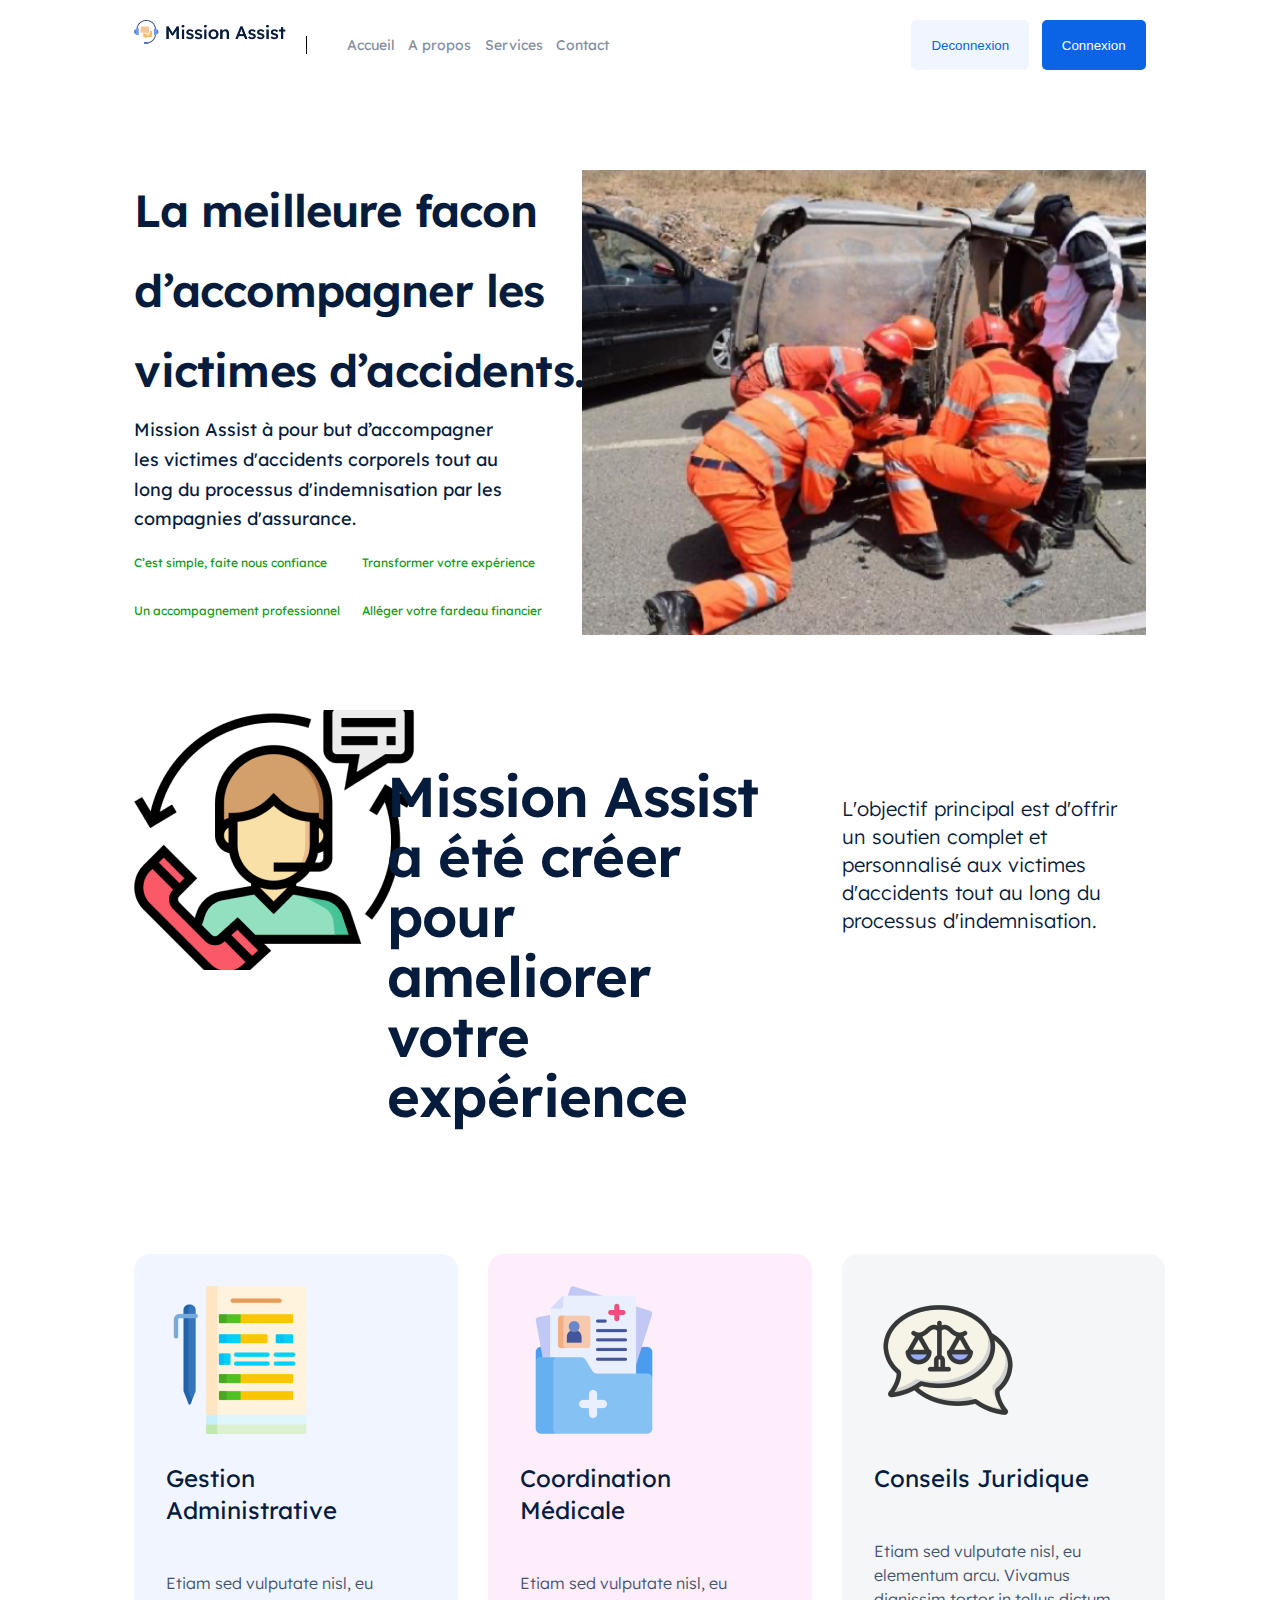
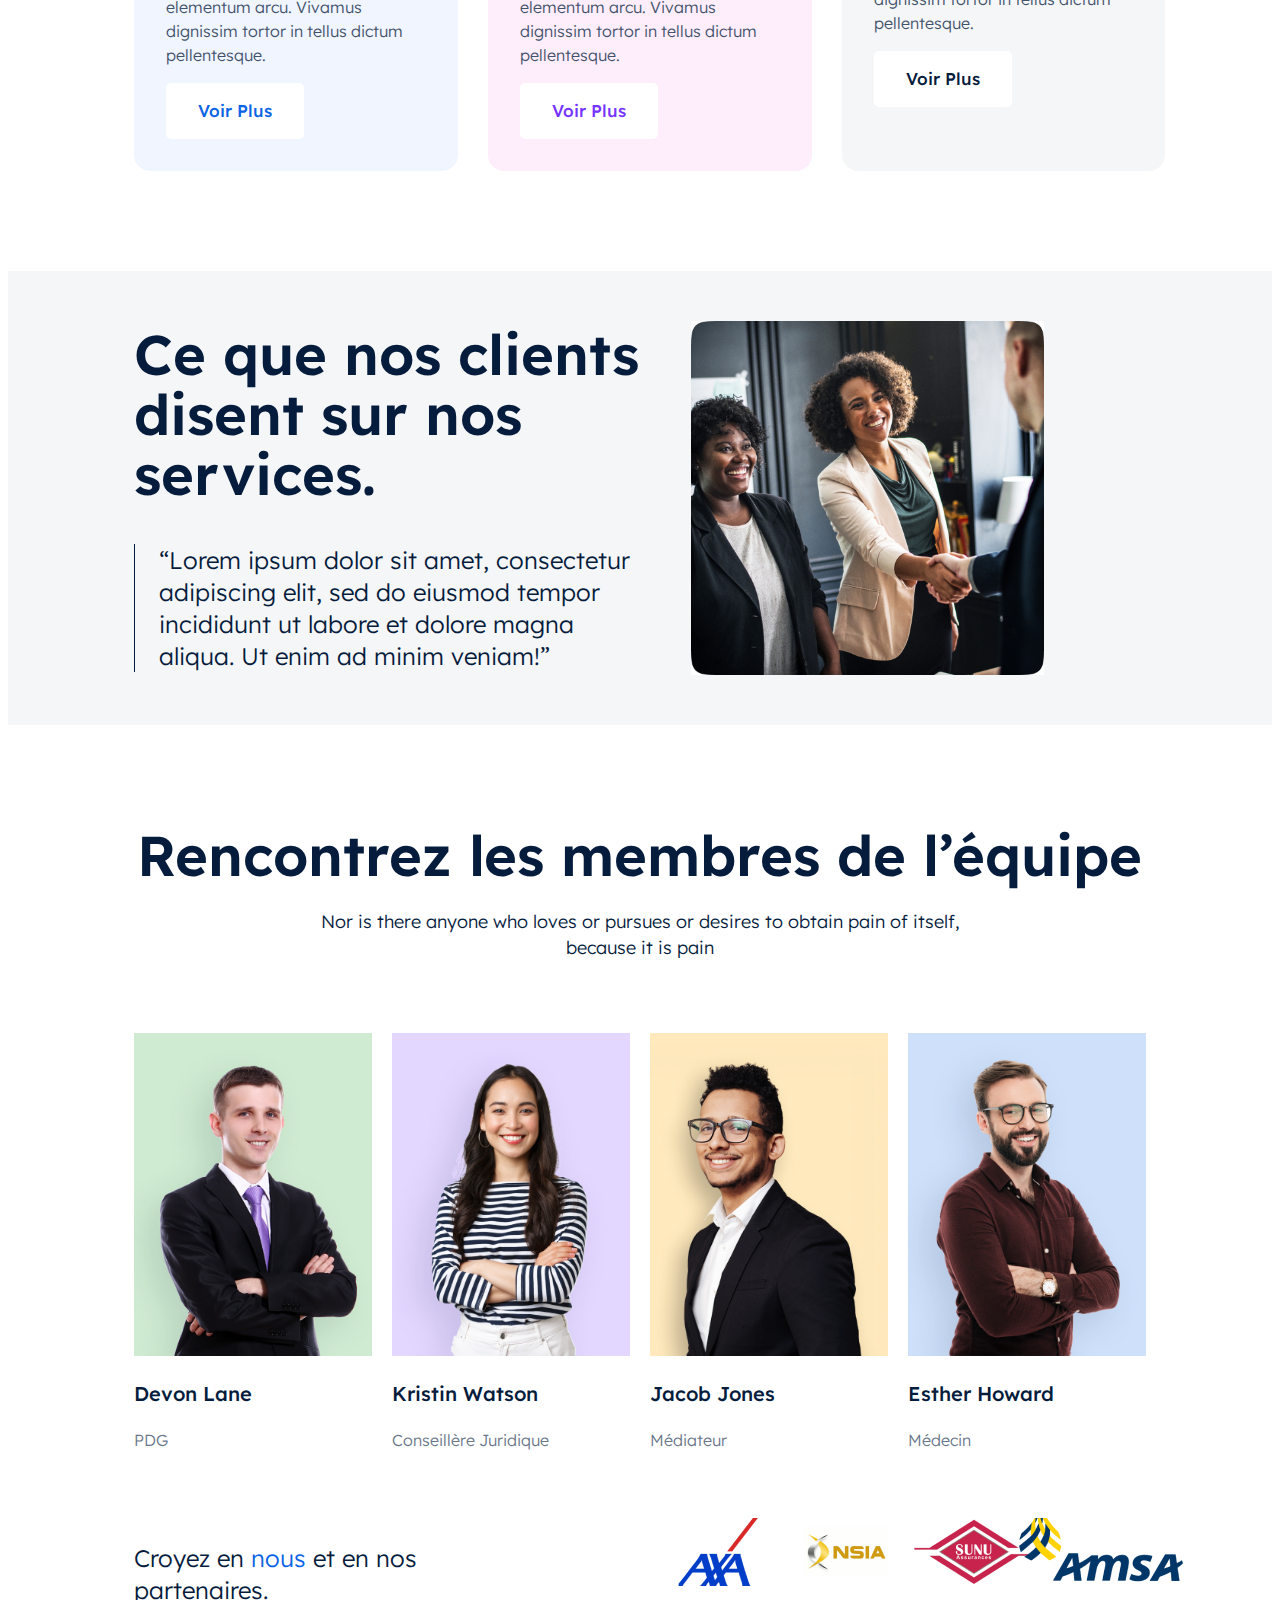
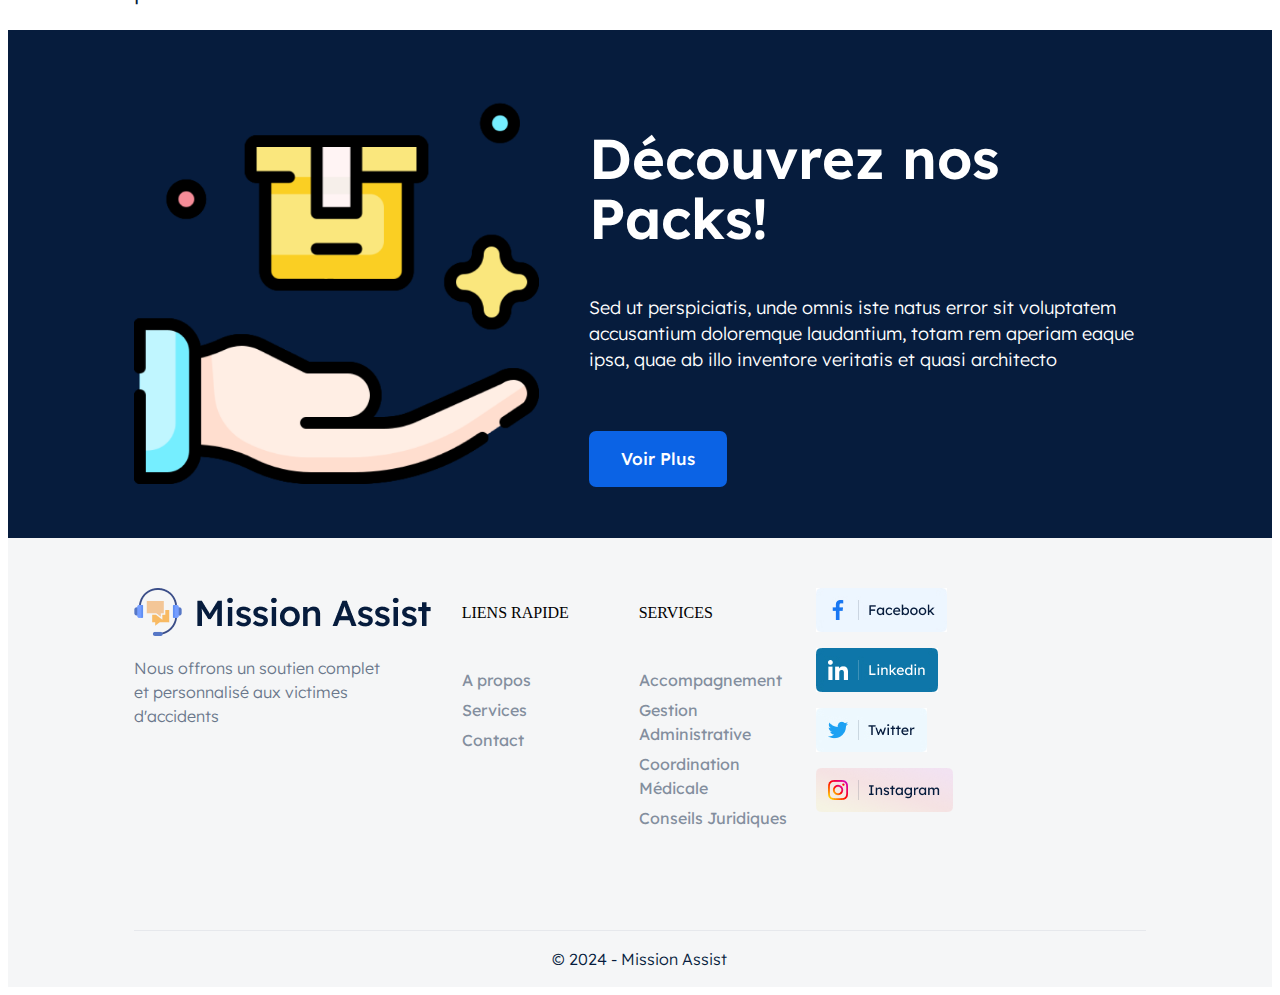
<file: index.html>
<!DOCTYPE html>
<html>
    <head>
        <meta name="viewport" content="width=device-width, initial-scale=1.0">
        <link rel="stylesheet" href="styles/style.css">      
        
        <title>Accueil</title>
    </head>
    <body>
        <!-------------------------- HEADER ----------------------------->
        <header class="container">
            <div class="navbar">
                <div class="logoContainer">
                    <div>
                        <img src="images/logo.png" alt="logo">
                    </div>
                </div>
                <div class="menuContainer">
                    <ul class="menu">
                        <li class="items">
                            <a href="index.html">Accueil</a>
                        </li>
                        <li class="items">
                            <a href="pages/apropos.html">A propos</a>
                        </li>
                        <li class="items">
                            <a href="pages/services.html">Services</a>
                        </li>
                        <li class="items">
                            <a href="pages/contact.html">Contact</a>
                        </li>
                    </ul>
                </div>
                <div class="buttonContainer">
                    <button class="deconnexion">Deconnexion</button>
                    <button class="connexion">Connexion</button>
                </div>
            </div>
            <div class="banner">
                <div class="informations">
                    <div class="infoHeader">
                        <p>La meilleure facon d’accompagner les victimes d’accidents.</p>
                    </div>
                    <div class="infoText">
                        <p>Mission Assist à pour but d’accompagner les victimes d'accidents corporels tout au long du processus d'indemnisation par les compagnies d'assurance.</p>
                    </div>
                    <div class="infoDescriptions">
                        <p>C’est simple, faite nous confiance</p>
                        <p>Transformer votre expérience</p>
                        <p>Un accompagnement professionnel</p>
                        <p>Alléger votre fardeau financier</p>
                    </div>
                </div>
                <div class="photoContainer">
                    <img src="images/accident.png" alt="accident">
                </div>
            </div>
        </header>
        <!--------------------- Features ----------------------------->
        <section id="features" class="container">
            <div class="featuresContainer">
                <div class="featuresHeading">
                    <div class="headingImg">
                        <img src="images/mission.png" alt="mission">
                    </div>
                    <div class="headingTitle">
                        <p>Mission Assist a été créer pour ameliorer votre expérience</p>
                    </div>
                    <div class="headingDescription">
                        <p>L'objectif principal est d'offrir un soutien complet et personnalisé aux victimes d'accidents tout au long du processus d'indemnisation.</p>
                    </div>
                </div>
                <div class="featuresRow">
                    <div class="row row1">
                        <div class="rowImg">
                            <img src="images/gestion_administrative.png" alt="gestion administrative">
                        </div>
                        <div class="rowDescription">
                            <p class="rowTitle">Gestion Administrative</p>
                            <p class="rowText">Etiam sed vulputate nisl, eu elementum arcu. Vivamus dignissim tortor in tellus dictum pellentesque. </p>
                        </div>
                        <div class="rowButton">
                            <button class="button1">Voir Plus</button>
                        </div>
                    </div>
                    <div class="row row2">
                        <div class="rowImg">
                            <img src="images/cooedinateur_medical2.png" alt="coordinateur médicale">
                        </div>
                        <div class="rowDescription">
                            <p class="rowTitle">Coordination Médicale</p>
                            <p class="rowText">Etiam sed vulputate nisl, eu elementum arcu. Vivamus dignissim tortor in tellus dictum pellentesque. </p>
                        </div>
                        <div class="rowButton">
                            <button class="button2">Voir Plus</button>
                        </div>
                    </div>
                    <div class="row row3">
                        <div class="rowImg">
                            <img src="images/conseils_juridique3.png" alt="conseils juridique">
                        </div>
                        <div class="rowDescription">
                            <p class="rowTitle">Conseils Juridique</p>
                            <p class="rowText">Etiam sed vulputate nisl, eu elementum arcu. Vivamus dignissim tortor in tellus dictum pellentesque. </p>
                        </div>
                        <div class="rowButton">
                            <button class="button3">Voir Plus</button>
                        </div>
                    </div>
                </div>
            </div>
        </section>

        <!--------------------- Testimonial ----------------------------->
        <section id="testimonial">
            <div class="testimonialContainer container">
                <div class="testimonialContents">
                    <h2>Ce que nos clients disent sur nos services.</h2>
                    <p>“Lorem ipsum dolor sit amet, consectetur adipiscing elit, sed do eiusmod tempor incididunt ut labore et dolore magna aliqua. Ut enim ad minim veniam!”</p>
                </div>
                <div class="testimonialImg">
                    <img src="images/client.jpg" alt="client">
                </div>
            </div>
        </section>

        <!--------------------- Team Member ----------------------------->
        <section id="teamMember">
            <div class="teamContainer container">
                <div class="teamHeading">
                    <h2>Rencontrez les membres de l’équipe</h2>
                    <p>Nor is there anyone who loves or pursues or desires to obtain pain of itself, <br> because it is pain</p>
                </div>
                <div class="teamRow">
                    <div class="member">
                        <div class="memberImg">
                            <img src="images/team 1.png" alt="member1">
                        </div>
                        <div class="cardInfo">
                            <h3>Devon Lane</h3>
                            <p>PDG</p>
                        </div>
                    </div>
                    <div class="member">
                        <div class="memberImg">
                            <img src="images/team 2.png" alt="member2">
                        </div>
                        <div class="cardInfo">
                            <h3>Kristin Watson</h3>
                            <p>Conseillère Juridique</p>
                        </div>
                    </div>
                    <div class="member">
                        <div class="memberImg">
                            <img src="images/team 3.png" alt="member3">
                        </div>
                        <div class="cardInfo">
                            <h3>Jacob Jones</h3>
                            <p>Médiateur</p>
                        </div>
                    </div>
                    <div class="member">
                        <div class="memberImg">
                            <img src="images/team 4.png" alt="member4">
                        </div>
                        <div class="cardInfo">
                            <h3>Esther Howard</h3>
                            <p>Médecin</p>
                        </div>
                    </div>
                </div>
            </div>
        </section>

        <!--------------------- Companies Logo ----------------------------->
        <section id="companies">
            <div class="companiesContainer container">
                <div class="companyText">
                    <p>Croyez en  <span>nous</span> et en nos <br>
                        partenaires.</p>
                </div>
                <div class="companiesLogo">
                    <div class="logo">
                        <img src="images/axa.png" alt="axa">
                    </div>
                    <div class="logo">
                        <img src="images/nsia.png" alt="nsia">
                    </div>
                    <div class="logo">
                        <img src="images/sunu.png" alt="sunu">
                    </div>
                    <div class="logo">
                        <img src="images/amsa.png" alt="amsa">
                    </div>
                </div>
            </div>
        </section>

        <!--------------------- Packs ----------------------------->
        <section id="packs">
            <div class="packsContainer container">
                <div class="packImg">
                    <img src="images/packs.png" alt="packs">
                </div>
                <div class="packContent">
                    <div class="packDescription">
                        <h2>Découvrez nos Packs!</h2>
                        <p>Sed ut perspiciatis, unde omnis iste natus error sit voluptatem accusantium doloremque laudantium, totam rem aperiam eaque ipsa, quae ab illo inventore veritatis et quasi architecto</p>
                    </div>
                    <div class="packButton">
                        <button>Voir Plus</button>
                    </div>
                </div>
            </div>
        </section>
    </body>
    <footer>
        <div class="footerContainer container">
            <div class="footerContents">
                <div class="content">
                    <img src="images/logo.png" alt="">
                    <p>Nous offrons un soutien complet <br>
                        et personnalisé aux victimes <br>
                        d'accidents</p>
                </div>
                <div class="content2">
                    <div class="quickLinks">
                        <p>LIENS RAPIDE</p>
                        <div>
                            <a href="">A propos</a>
                            <a href="">Services</a>
                            <a href="">Contact</a>
                        </div>
                    </div>
                    <div class="service">
                        <p>SERVICES</p>
                        <div>
                            <a href="">Accompagnement</a>
                            <a href="">Gestion Administrative</a>
                            <a href="">Coordination Médicale</a>
                            <a href="">Conseils Juridiques </a>
                        </div>
                    </div>
                    <div class="links">
                        <div class="linkImg">
                            <img src="images/facebook.jpg" alt="facebook">
                        </div>
                        <div class="linkImg">
                            <img src="images/linkedin.jpg" alt="linkedin">
                        </div>
                        <div class="linkImg">
                            <img src="images/twitter.jpg" alt="twitter">
                        </div>
                        <div class="linkImg">
                            <img src="images/instagram.png" alt="instagram">
                        </div>
                    </div>
    
                </div>
            </div>
            <div class="copyrightContainer">
                <p>© 2024 - Mission Assist</p>
            </div>
        </div>
    </footer>
</html>
</file>
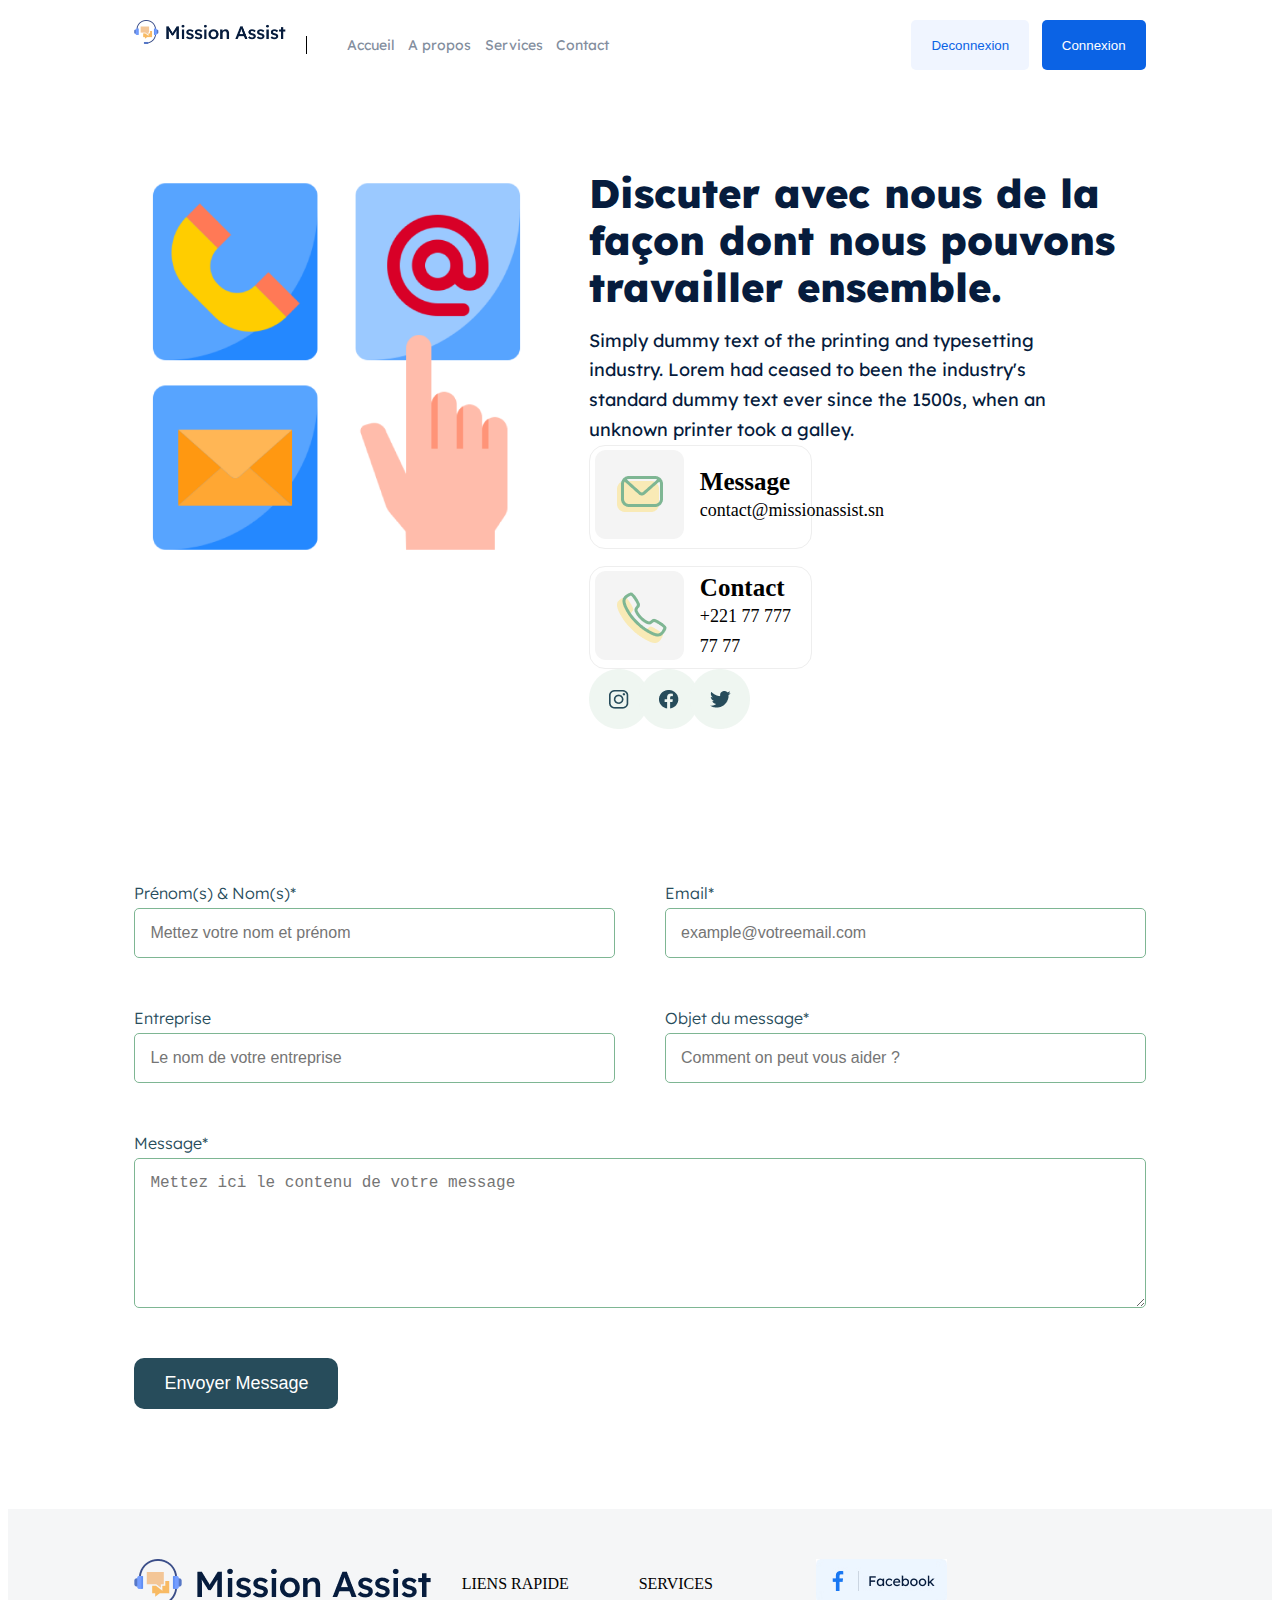
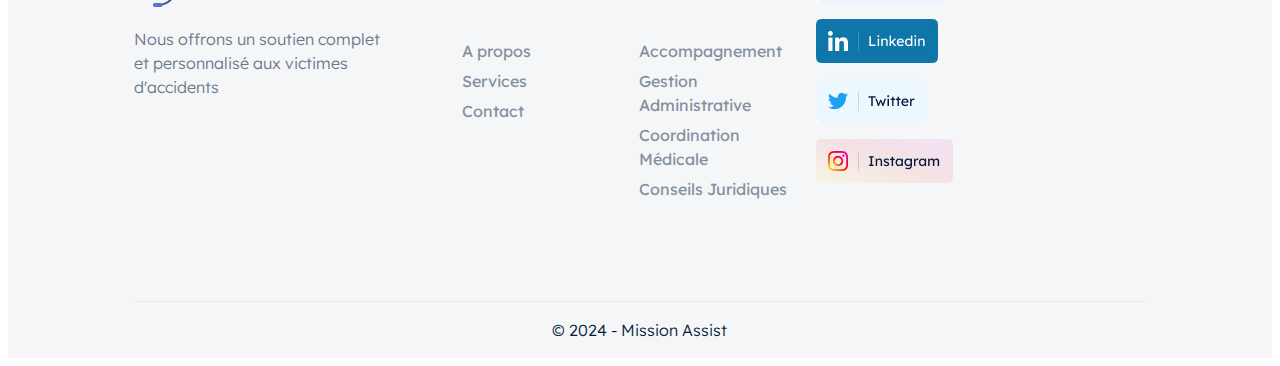
<file: pages/contact.html>
<!DOCTYPE html>
<html>
    <head>
        <meta name="viewport" content="width=device-width, initial-scale=1.0">
        <link rel="stylesheet" href="../styles/style.css">      
        
        <title>Services</title>
    </head>
    <body>
        <!-------------------------- HEADER ----------------------------->
        <header class="container">
            <div class="navbar">
                <div class="logoContainer">
                    <div>
                        <img src="../images/logo.png" alt="logo">
                    </div>
                </div>
                <div class="menuContainer">
                    <ul class="menu">
                        <li class="items">
                            <a href="../index.html">Accueil</a>
                        </li>
                        <li class="items">
                            <a href="../pages/apropos.html">A propos</a>
                        </li>
                        <li class="items">
                            <a href="../pages/services.html">Services</a>
                        </li>
                        <li class="items">
                            <a href="../pages/contact.html">Contact</a>
                        </li>
                    </ul>
                </div>
                <div class="buttonContainer">
                    <button class="deconnexion">Deconnexion</button>
                    <button class="connexion">Connexion</button>
                </div>
            </div>
            <div class="contactBanner">
                <div class="contactImg">
                    <img src="../images/contacts.png" alt="contact">
                </div>
                <div class="contactInfo displayColumn">
                    <div class="infoText displayColumn">
                        <h3>Discuter avec nous de la façon dont nous pouvons travailler ensemble.</h3>
                        <p>Simply dummy text of the printing and typesetting industry. Lorem had ceased to 
                            been the industry's standard dummy text ever since the 1500s, when an unknown printer took a galley.</p>
                    </div>
                    <div class="infoPoint displayColumn">
                        <div class="point">
                            <div class="icon">
                                <img src="../images/message.png" alt="message">                                
                            </div>
                            <div class="text displayColumn">
                                <h4>Message</h4>
                                <p>contact@missionassist.sn</p>
                            </div>
                        </div>
                        <div class="point">
                            <div class="icon">
                                <img src="../images/telephone.png" alt="telephone">                               
                            </div>
                            <div class="text displayColumn">
                                <h4>Contact</h4>
                                <p>+221 77 777 77 77</p>
                            </div>
                        </div>
                    </div>
                    <div class="infoFollow">
                        <div class="followIcon">
                            <img src="../images/insta.png" alt="instagram">
                        </div>
                        <div class="followIcon">
                            <img src="../images/face.png" alt="facebook">
                        </div>
                        <div class="followIcon">
                            <img src="../images/x.png" alt="twitter">
                        </div>
                    </div>
                </div>
            </div>
        </header>
        <!-- ------------------------ EMAIL FORM --------------------------- -->
        <section id="email">
            <div class="emailContainer container displayColumn">
                <form class="emailForm displayColumn">
                    <div class="form1">
                        <div>
                            <label for="name">Prénom(s) & Nom(s)*</label>
                            <input type="text" id="name" name="name" placeholder="Mettez votre nom et prénom" required>
                        </div>
                        <div>
                            <label for="email">Email*</label>
                            <input type="email" id="emailForm" name="email" placeholder="example@votreemail.com" required>
                        </div>
                        <div>
                            <label for="company">Entreprise</label>
                            <input type="text" id="company" name="company" placeholder="Le nom de votre entreprise">
                        </div>
                        <div>
                            <label for="subject">Objet du message*</label>
                            <input type="text" id="subject" name="subject" placeholder="Comment on peut vous aider ?" required>
                        </div>
                    </div>
                    <div class="form2">
                        <div>
                            <label for="message">Message*</label>
                            <textarea id="message" name="message" placeholder="Mettez ici le contenu de votre message" required></textarea>
                        </div>
                    </div>
                    <div class="emailButton">
                        <button type="submit">Envoyer Message</button>
                    </div>
                </form>
            </div>
        </section>        
    </body>
    <footer>
        <div class="footerContainer container">
            <div class="footerContents">
                <div class="content">
                    <img src="../images/logo.png" alt="">
                    <p>Nous offrons un soutien complet <br>
                        et personnalisé aux victimes <br>
                        d'accidents</p>
                </div>
                <div class="content2">
                    <div class="quickLinks">
                        <p>LIENS RAPIDE</p>
                        <div>
                            <a href="">A propos</a>
                            <a href="">Services</a>
                            <a href="">Contact</a>
                        </div>
                    </div>
                    <div class="service">
                        <p>SERVICES</p>
                        <div>
                            <a href="">Accompagnement</a>
                            <a href="">Gestion Administrative</a>
                            <a href="">Coordination Médicale</a>
                            <a href="">Conseils Juridiques </a>
                        </div>
                    </div>
                    <div class="links">
                        <div class="linkImg">
                            <img src="../images/facebook.jpg" alt="facebook">
                        </div>
                        <div class="linkImg">
                            <img src="../images/linkedin.jpg" alt="linkedin">
                        </div>
                        <div class="linkImg">
                            <img src="../images/twitter.jpg" alt="twitter">
                        </div>
                        <div class="linkImg">
                            <img src="../images/instagram.png" alt="instagram">
                        </div>
                    </div>
    
                </div>
            </div>
            <div class="copyrightContainer">
                <p>© 2024 - Mission Assist</p>
            </div>
        </div>
    </footer>
</html>
</file>
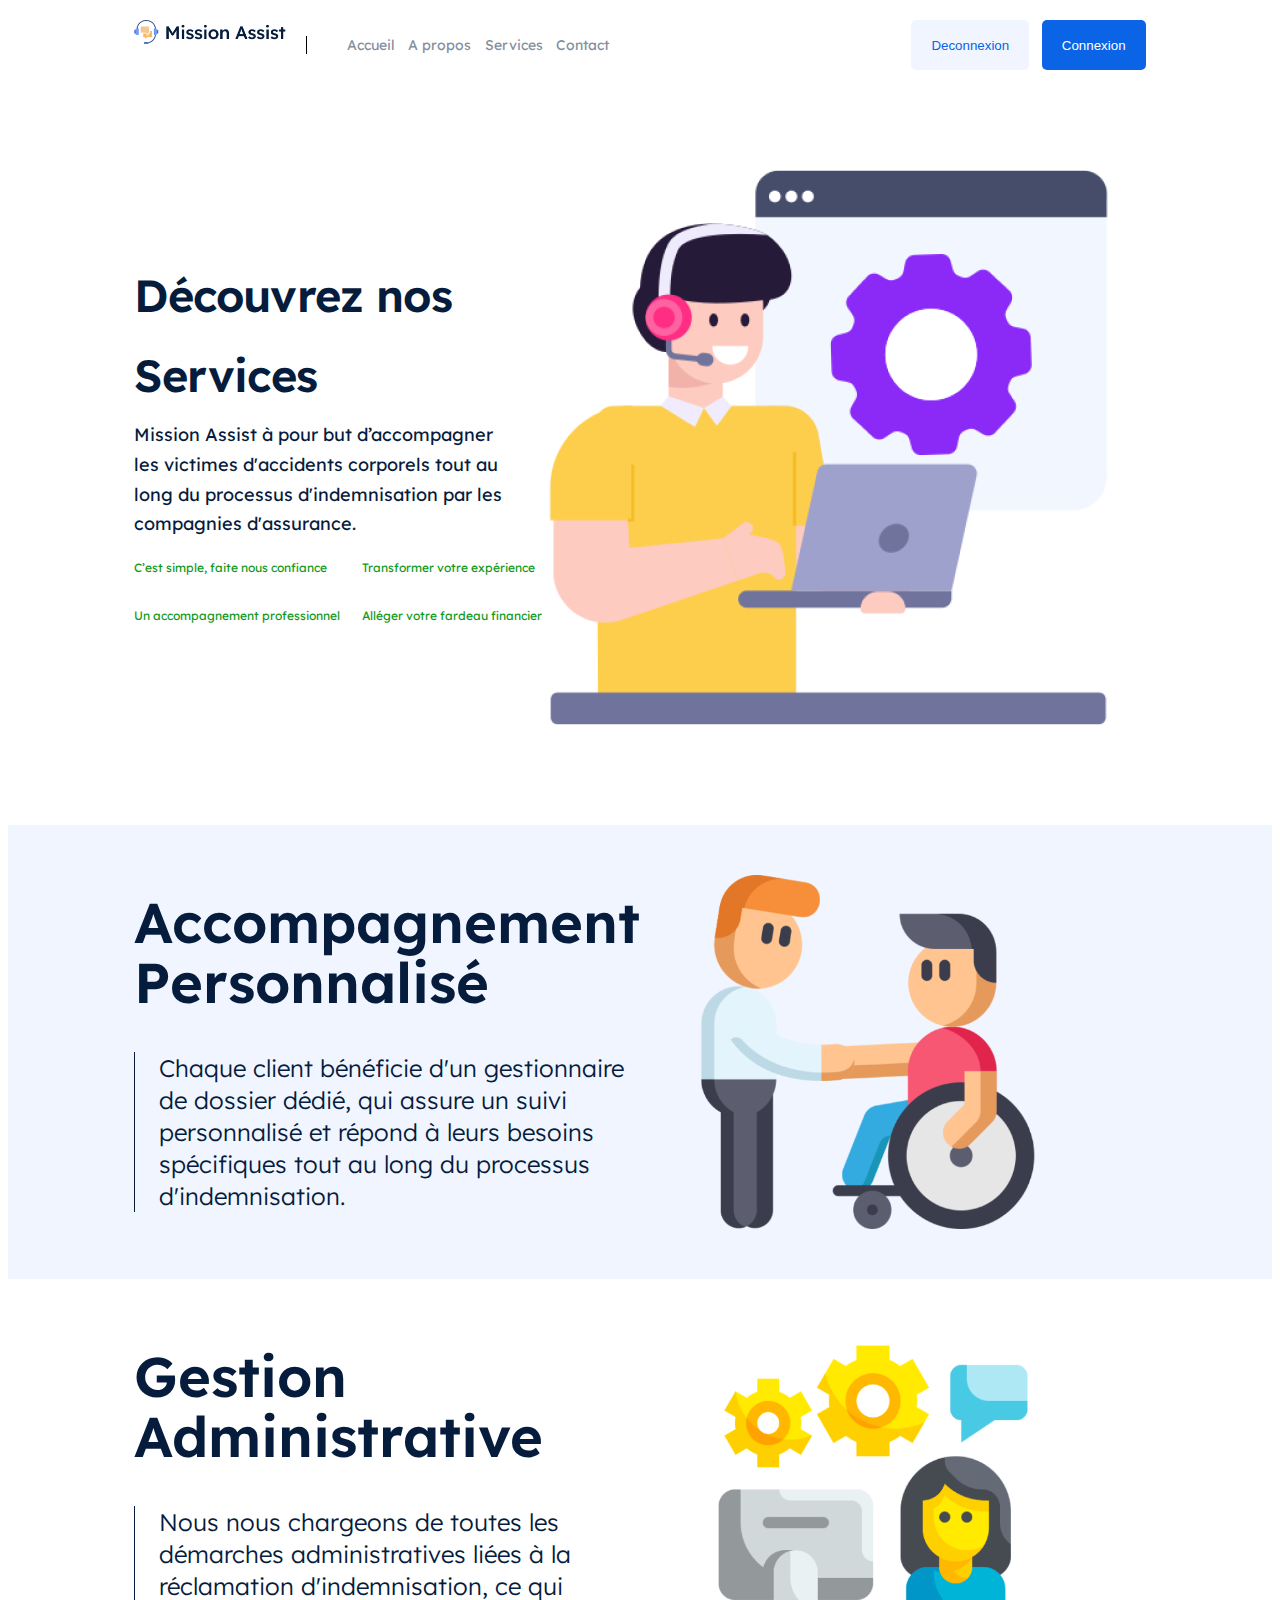
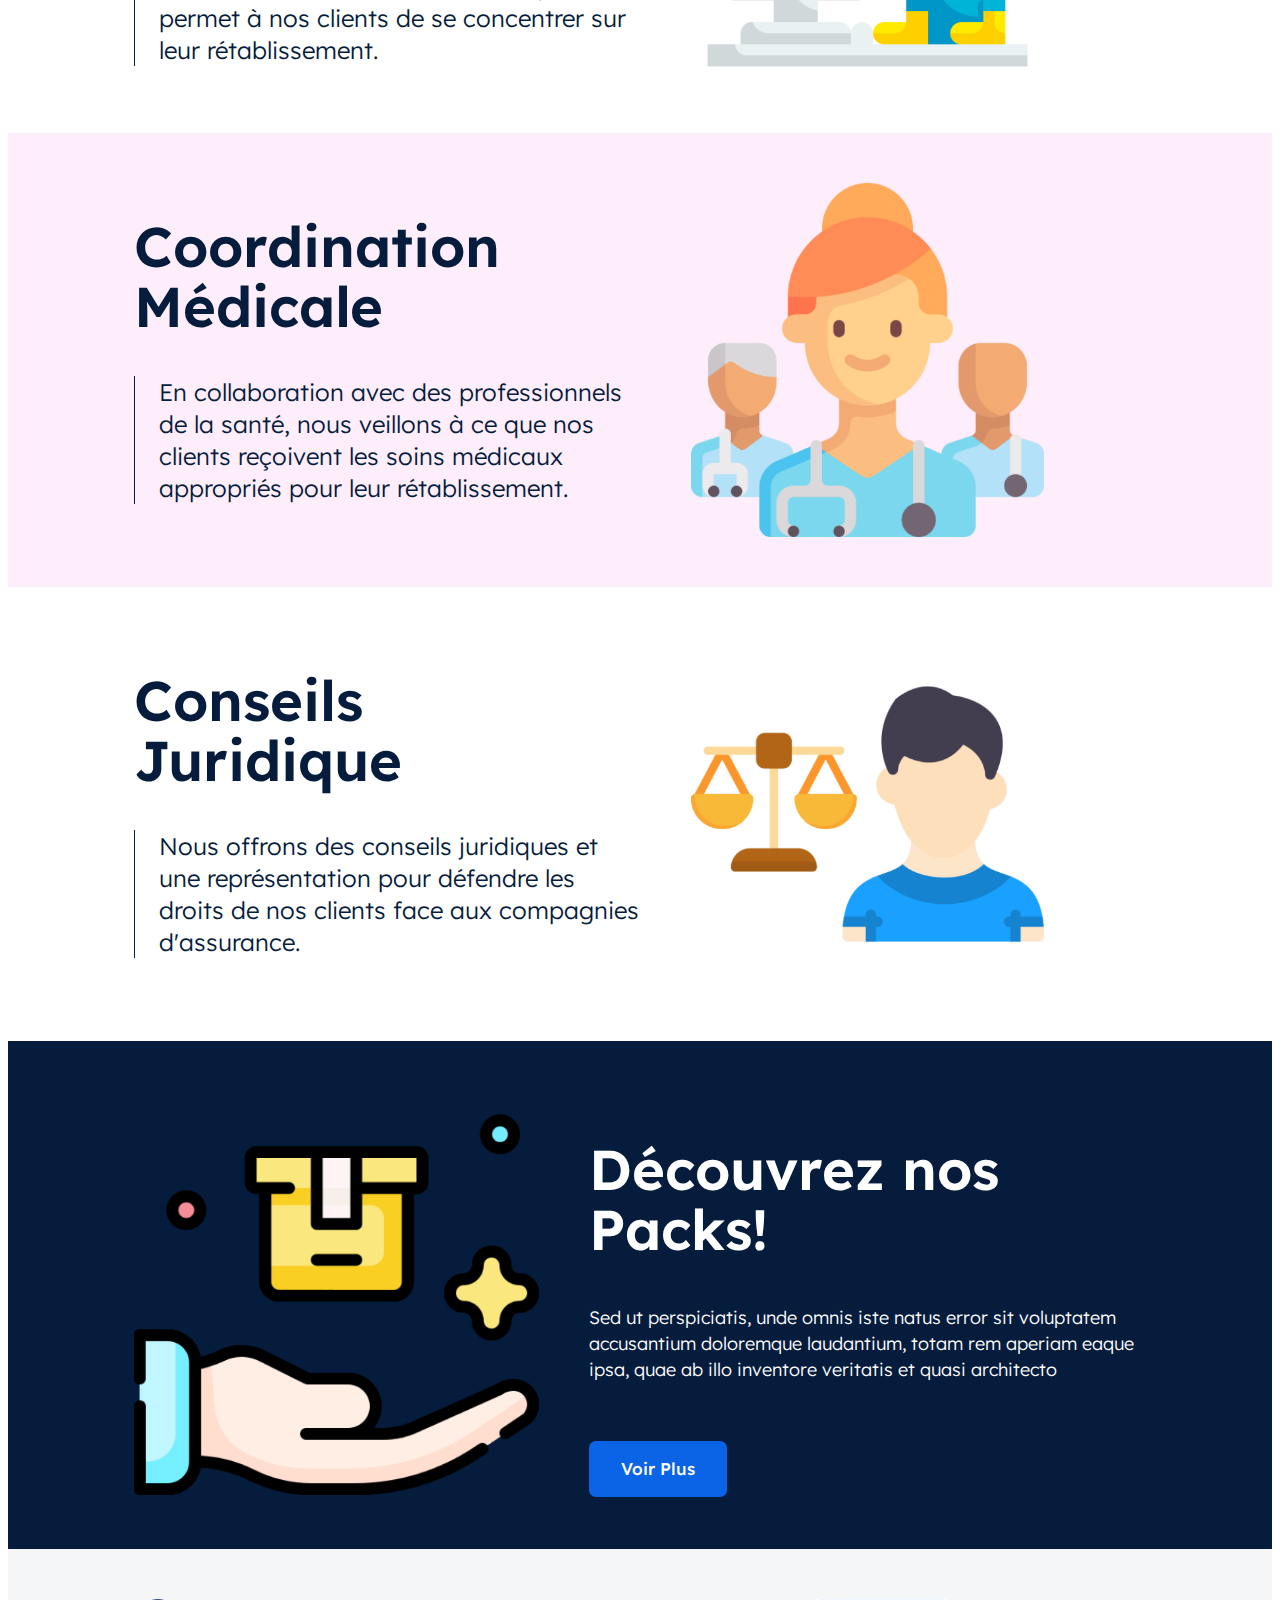
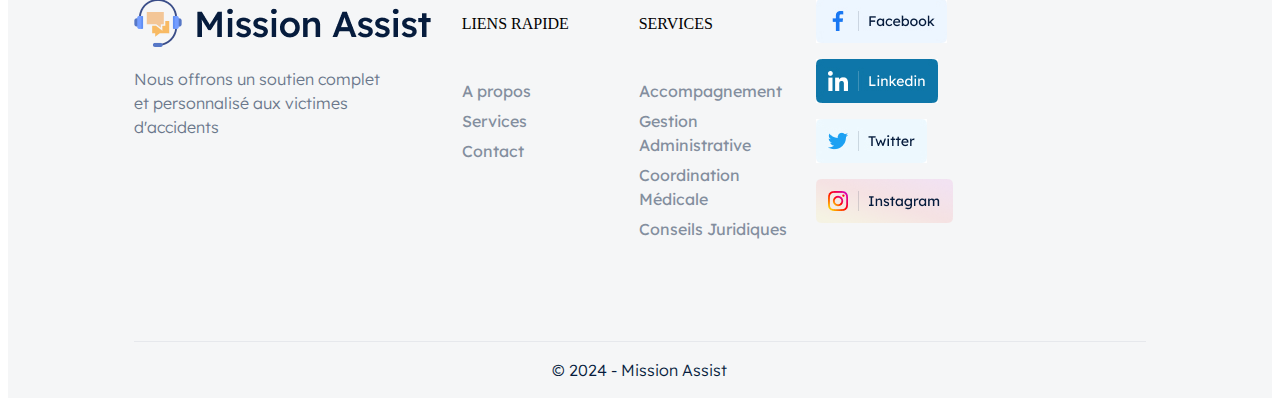
<file: pages/services.html>
<!DOCTYPE html>
<html>
    <head>
        <meta name="viewport" content="width=device-width, initial-scale=1.0">
        <link rel="stylesheet" href="../styles/style.css">      
        
        <title>Services</title>
    </head>
    <body>
        <!-------------------------- HEADER ----------------------------->
        <header class="container">
            <div class="navbar">
                <div class="logoContainer">
                    <div>
                        <img src="../images/logo.png" alt="logo">
                    </div>
                </div>
                <div class="menuContainer">
                    <ul class="menu">
                        <li class="items">
                            <a href="../index.html">Accueil</a>
                        </li>
                        <li class="items">
                            <a href="../pages/apropos.html">A propos</a>
                        </li>
                        <li class="items">
                            <a href="../pages/services.html">Services</a>
                        </li>
                        <li class="items">
                            <a href="../pages/contact.html">Contact</a>
                        </li>
                    </ul>
                </div>
                <div class="buttonContainer">
                    <button class="deconnexion">Deconnexion</button>
                    <button class="connexion">Connexion</button>
                </div>
            </div>
            <div class="serviceBanner">
                <div class="informations">
                    <div class="infoHeader">
                        <p>Découvrez nos Services</p>
                    </div>
                    <div class="infoText">
                        <p>Mission Assist à pour but d’accompagner les victimes d'accidents corporels tout au long du processus d'indemnisation par les compagnies d'assurance.</p>
                    </div>
                    <div class="infoDescriptions">
                        <p>C’est simple, faite nous confiance</p>
                        <p>Transformer votre expérience</p>
                        <p>Un accompagnement professionnel</p>
                        <p>Alléger votre fardeau financier</p>
                    </div>
                </div>
                <div class="photoContainer">
                    <img src="../images/services.png" alt="services">
                </div>
            </div>
        </header>

        <!--------------------- Services ----------------------------->
        <section id="service" class="blue spacing">
            <div class="serviceContainer container">
                <div class="serviceContents">
                    <h2>Accompagnement Personnalisé</h2>
                    <p>Chaque client bénéficie d'un gestionnaire de dossier dédié, qui assure un suivi personnalisé et répond à leurs besoins spécifiques tout au long du processus d'indemnisation.</p>
                </div>
                <div class="serviceImg">
                    <img src="../images/accompagnement.png" alt="accompagnement personnalisé">
                </div>
            </div>
        </section>
        <section id="service">
            <div class="serviceContainer container">
                <div class="serviceContents">
                    <h2>Gestion Administrative</h2>
                    <p>Nous nous chargeons de toutes les démarches administratives liées à la réclamation d'indemnisation, ce qui permet à nos clients de se concentrer sur leur rétablissement.</p>
                </div>
                <div class="serviceImg">
                    <img src="../images/administrative.png" alt="gestion administrative">
                </div>
            </div>
        </section>
        <section id="service" class="pink">
            <div class="serviceContainer container">
                <div class="serviceContents">
                    <h2>Coordination Médicale</h2>
                    <p>En collaboration avec des professionnels de la santé, nous veillons à ce que nos clients reçoivent les soins médicaux appropriés pour leur rétablissement.</p>
                </div>
                <div class="serviceImg">
                    <img src="../images/medicale.png" alt="coordination médicale">
                </div>
            </div>
        </section>
        <section id="service">
            <div class="serviceContainer container">
                <div class="serviceContents">
                    <h2>Conseils Juridique</h2>
                    <p>Nous offrons des conseils juridiques et une représentation pour défendre les droits de nos clients face aux compagnies d'assurance.</p>
                </div>
                <div class="serviceImg">
                    <img src="../images/juridique.png" alt="conseil juridique">
                </div>
            </div>
        </section>
        <!--------------------- Packs ----------------------------->
        <section id="packs">
            <div class="packsContainer container">
                <div class="packImg">
                    <img src="../images/packs.png" alt="packs">
                </div>
                <div class="packContent">
                    <div class="packDescription">
                        <h2>Découvrez nos Packs!</h2>
                        <p>Sed ut perspiciatis, unde omnis iste natus error sit voluptatem accusantium doloremque laudantium, totam rem aperiam eaque ipsa, quae ab illo inventore veritatis et quasi architecto</p>
                    </div>
                    <div class="packButton">
                        <button>Voir Plus</button>
                    </div>
                </div>
            </div>
        </section>
    </body>
    <footer>
        <div class="footerContainer container">
            <div class="footerContents">
                <div class="content">
                    <img src="../images/logo.png" alt="">
                    <p>Nous offrons un soutien complet <br>
                        et personnalisé aux victimes <br>
                        d'accidents</p>
                </div>
                <div class="content2">
                    <div class="quickLinks">
                        <p>LIENS RAPIDE</p>
                        <div>
                            <a href="">A propos</a>
                            <a href="">Services</a>
                            <a href="">Contact</a>
                        </div>
                    </div>
                    <div class="service">
                        <p>SERVICES</p>
                        <div>
                            <a href="">Accompagnement</a>
                            <a href="">Gestion Administrative</a>
                            <a href="">Coordination Médicale</a>
                            <a href="">Conseils Juridiques </a>
                        </div>
                    </div>
                    <div class="links">
                        <div class="linkImg">
                            <img src="../images/facebook.jpg" alt="facebook">
                        </div>
                        <div class="linkImg">
                            <img src="../images/linkedin.jpg" alt="linkedin">
                        </div>
                        <div class="linkImg">
                            <img src="../images/twitter.jpg" alt="twitter">
                        </div>
                        <div class="linkImg">
                            <img src="../images/instagram.png" alt="instagram">
                        </div>
                    </div>
    
                </div>
            </div>
            <div class="copyrightContainer">
                <p>© 2024 - Mission Assist</p>
            </div>
        </div>
    </footer>
</html>
</file>
<file: styles/style.css>
@import url('https://fonts.googleapis.com/css2?family=Lexend:wght@100..900&display=swap');

/******************* COMMUN CSS ************************/

/******************* Other ************************/
body {
    margin-top: 20px;
}

.container {
    width: 80%;
    margin-left: 10%;
}

.blue {
    background-color: #F0F5FF;
}

.pink {
    background-color: #FEEDFA;
}

.spacing {
    margin-top: 100px;
}

.displayColumn {
    display: flex;
    flex-direction: column;
}

/******************* Packs ************************/
#packs {
    background-color: #061C3D;
    padding: 50px 0;
}

.packsContainer {
    display: flex;
    gap: 5%;
}

.packImg {
    width: 40%;
}

.packImg img {
    width: 100%;
}

.packContent {
    width: 55%;
    display: flex;
    flex-direction: column;
    justify-content: center;
    gap: 40px;
}

.packDescription h2 {
    font-size: 56px;
    font-family: Lexend;
    font-weight: 600;
    color: #FFFFFF;
    line-height: 60px;
}

.packDescription p {
    font-size: 18px;
    font-family: Lexend;
    font-weight: 300;
    color: #FFFFFF;
    line-height: 26px;
}

.packButton button {
    border-radius: 7px;
    padding: 0px 32px;
    gap: 12px;
    background-color: #0B63E5;
    border: none;
    font-size: 17px;
    font-family: Lexend;
    font-weight: 500;
    color: #FFFFFF;
    line-height: 56px;
}

/******************* Footer ************************/
footer {
    background-color: #F5F6F7;
    padding-top: 50px;
}

.footerContainer {
    display: flex;
    flex-direction: column;
    gap: 100px;
}

.footerContents {
    display: flex;
    gap: 24px;
}

.content {
    width: 30%;
}

.content p {
    font-size: 16px;
    font-family: Lexend;
    font-weight: 300;
    color: #6A778B;
    line-height: 24px;
}

.content img {
    border-radius: 12px;
    gap: 10px;
}

.content2 {
    width: 50%;
    display: grid;
    grid-template-columns: repeat(3, 30%);
    gap: 5%;
}

.quickLinks {
    display: flex;
    flex-direction: column;
    gap: 24px;
}

.quickLinks div {
    display: flex;
    flex-direction: column;
}

.quickLinks div p {
    font-size: 16px;
    font-family: Lexend;
    font-weight: 400;
    color: #061C3D;
    line-height: 16px;
    letter-spacing: 0.01em;
}

.quickLinks div a {
    text-decoration: none;
    font-size: 16px;
    font-family: Lexend;
    font-weight: 400;
    color: #838E9E;
    line-height: 24px;
    padding-top: 6px;
}

.service {
    display: flex;
    flex-direction: column;
    gap: 24px;
}

.service div {
    display: flex;
    flex-direction: column;
}

.service div p {
    font-size: 16px;
    font-family: Lexend;
    font-weight: 400;
    color: #061C3D;
    line-height: 16px;
    letter-spacing: 0.01em;
}

.service div a {
    text-decoration: none;
    font-size: 16px;
    font-family: Lexend;
    font-weight: 400;
    color: #838E9E;
    line-height: 24px;
    padding-top: 6px;
}

.links {
    display: flex;
    flex-direction: column;
    gap: 12px;
}

.copyrightContainer {
    border-top: 1px solid #E6E8EC;
}

.copyrightContainer p {
    font-size: 16px;
    font-family: Lexend;
    font-weight: 300;
    color: #061C3D;
    line-height: 24px;
    text-align: center;
}

/******************* ACCUEIL ************************/

/******************* Header ************************/
/******************* Navbar ************************/
.navbar {
    display: flex;
}

.logoContainer {
    width: 15%;
    margin-right: 2%;
}

.logoContainer img {
    width: 100%;
}

.menuContainer {
    width: 30%;
    margin-right: 28%;
}

.menu{
    display: flex;
    list-style: none;
    gap: 5%;
    border-left: 1px solid black;
}

.items a{
    text-decoration: none;
    font-size: 14px;
    font-family: Lexend;
    color: #838E9E;
}

.buttonContainer {
    width: 25%;
    display: flex;
    gap: 5%;
    justify-content: right;
}

.buttonContainer button {
    border-radius: 5px;
    padding: 0px 20px;
    border: none;
}

.deconnexion {
    background: #F0F5FF;
    color: #0B63E5;
}

.connexion {
    background: #0B63E5;
    color: white;
}
/******************* Banner ************************/
.banner {
    display: flex;
    gap: 5%;
    margin-top: 100px;
}

.informations {
    width: 45%;
    display: flex;
    flex-direction: column;
    gap: 5px;
}

.infoHeader p {
    font-family: Lexend;
    font-size: 45px;
    font-weight: 600;
    line-height: 80px;
    letter-spacing: -0.018em;
    text-align: left;
    color: #061C3D;
    margin: 0;
}

.infoText p {
    font-family: Lexend;
    font-size: 15px;
    font-weight: 300;
    line-height: 28px;
    text-align: left;
    color: #061C3D;
}

.infoDescriptions {
    display: grid;
    grid-template-columns: repeat(2, 50%);
}

.infoDescriptions p {
    font-family: Lexend;
    font-size: 12px;
    font-weight: 400;
    line-height: 24px;
    color: #0F9918;
    /* margin: 0; */
}

.photoContainer {
    width: 50%;
    display: flex;
    justify-content: right;
}

/******************* Features ************************/
.featuresContainer  {
    display: flex;
    flex-direction: column;
    gap: 72px;
    margin-top: 75px;
}

.featuresHeading {
    display: flex;
    gap: 5%;
}

.headingImg {
    width: 20%;
}
.headingTitle {
    width: 40%;
}

.headingTitle p {
    font-family: Lexend;
    font-size: 56px;
    font-weight: 600;
    line-height: 60px;
    letter-spacing: -0.015em;
    text-align: left;
    color: #061C3D;
}

.headingDescription {
    display: flex;
    padding-top: 65px;
    width: 30%;
}

.headingDescription p {
    font-family: Lexend;
    font-size: 20px;
    font-weight: 300;
    line-height: 28px;
    text-align: left;
    color: #061C3D;
}

.featuresRow {
    display: grid;
    grid-template-columns: repeat(3, 32%);
    gap: 30px;
}

.row {
    padding: 32px;
    border-radius: 16px;
    gap: 24px;
}

.row1 {
    background-color: #F0F5FF;
}

.row2 {
    background-color: #FEEDFA;
}

.row3 {
    background-color: #F5F6F7;
}

.rowDescription {
    display: flex;
    flex-direction: column;
    gap: 5px;
}

.rowTitle {
    font-family: Lexend;
    font-size: 24px;
    font-weight: 400;
    line-height: 32px;
    text-align: left;
    color: #061C3D;
}

.rowText {
    font-family: Lexend;
    font-size: 16px;
    font-weight: 300;
    line-height: 24px;
    text-align: left;
    color: #42526B;
}

.rowButton  button{
    border: none;
    border-radius: 5px;
    background-color: #FFFFFF;
    padding: 0px 32px;
    gap: 12px;
    font-family: Lexend;
    font-size: 17px;
    font-weight: 500;
    line-height: 56px;
    text-align: left;
}

.button1 {
    color: #0B63E5;
}

.button2 {
    color: #7534FF;
}

.button3 {
    color: #061C3D;
}

/******************* Testimonial ************************/
#testimonial {
    background-color: #F5F6F7;
    padding: 50px 0;
    margin-top: 100px;
}

.testimonialContainer {
    display: flex;
    gap: 5%;
}

.testimonialContents {
    display: flex;
    flex-direction: column;
    justify-content: center;
    gap: 40px;
    width: 50%;
}

.testimonialContents h2 {
    font-size: 56px;
    font-family: Lexend;
    font-weight: 600;
    color: #061C3D;
    line-height: 60px;
    margin: 0;
}

.testimonialContents p {
    font-size: 24px;
    font-family: Lexend;
    font-weight: 300;
    color: #061C3D;
    line-height: 32px;
    padding-left: 24px;
    border-left: 1px solid #061C3D;
    margin: 0;
}

.testimonialImg {
    width: 35%;
    display: flex;
    justify-content: center;
}

.testimonialImg img {
    width: 100%;
}

/******************* Team Member ************************/
#teamMember {
    margin-top: 100px;
}

.teamContainer {
    display: flex;
    flex-direction: column;
    gap: 72px;
}

.teamHeading {
    display: flex;
    flex-direction: column;
    gap: 24px;
    text-align: center;
}

.teamHeading h2 {
    font-size: 56px;
    font-family: Lexend;
    font-weight: 600;
    color: #061C3D;
    line-height: 60px;
    margin: 0;
}

.teamHeading p {
    font-size: 18px;
    font-family: Lexend;
    font-weight: 300;
    color: #061C3D;
    line-height: 26px;
    margin: 0;
}

.teamRow {
    display: grid;
    grid-template-columns: repeat(4, 23.5%);
    gap: 2%;
}

.memberImg img {
    width: 100%;
}

.cardInfo h3 {
    font-size: 20px;
    font-family: Lexend;
    font-weight: 500;
    color: #061C3D;
    line-height: 28px;
}

.cardInfo p {
    font-size: 16px;
    font-family: Lexend;
    font-weight: 300;
    color: #6A778B;
    line-height: 24px;
}

/******************* Companies Logo ************************/
#companies {
    margin-top: 50px;
}
.companiesContainer {
    display: flex;
    gap: 20%;
}

.companyText p {
    font-size: 24px;
    font-family: Lexend;
    font-weight: 300;
    color: #061C3D;
    line-height: 32px;
}

.companyText span {
    font-size: 24px;
    font-family: Lexend;
    font-weight: 300;
    color: #0B63E5;
    line-height: 32px;
}

.companyText {
    width: 30%;
}

.companiesLogo {
    width: 50%;
    display: grid;
    grid-template-columns: repeat(4, 25%);
}

/******************* SERVICES ************************/

/******************* Banner ************************/
.serviceBanner {
    display: flex;
    align-items: center;
    gap: 5%;
    margin-top: 100px;
}

/******************* Services ************************/
#service {
    padding: 50px 0;
}

.serviceContainer {
    display: flex;
    gap: 5%;
}

.serviceContents {
    display: flex;
    flex-direction: column;
    justify-content: center;
    gap: 40px;
    width: 50%;
}

.serviceContents h2 {
    font-size: 56px;
    font-family: Lexend;
    font-weight: 600;
    color: #061C3D;
    line-height: 60px;
    margin: 0;
}

.serviceContents p {
    font-size: 24px;
    font-family: Lexend;
    font-weight: 300;
    color: #061C3D;
    line-height: 32px;
    padding-left: 24px;
    border-left: 1px solid #061C3D;
    margin: 0;
}

.serviceImg {
    width: 35%;
    display: flex;
    justify-content: center;
}

.serviceImg img {
    width: 100%;
}

/******************* CONTACT ************************/

/******************* Banner ************************/
.contactBanner {
    display: flex;
    /* align-items: center; */
    justify-content: center;
    gap: 5%;
    margin-top: 100px;
}

.contactImg {
    width: 40%;
}

.contactImg img {
    width: 100%;
}

.contactInfo {
    width: 55%;
    gap: 5%;
}

.infoText {
    gap: 15px;
}

.infoText h3 {
    font-family: Lexend;
    font-size: 40px;
    font-weight: 800;
    line-height: 46.88px;
    text-align: left;
    margin: 0;
    color: #061C3D;
}

.infoText p {
    width: 85%;
    font-family: Lexend;
    font-size: 18px;
    font-weight: 400;
    line-height: 29.77px;
    text-align: left;
    margin: 0;
}

.infoPoint {
    width: 40%;
    gap: 17px;
}

.point {
    display: flex;
    border: 1px solid #EEEEEE;
    border-radius: 16px;
    padding: 2%;
    gap: 16px;
}

.text {
    justify-content: center;
}

.text h4 {
    font-family: Roboto;
    font-size: 25px;
    font-weight: 800;
    line-height: 29.3px;
    text-align: left;
    margin: 0;
}

.text p {
    font-family: Open Sans;
    font-size: 18px;
    font-weight: 400;
    line-height: 29.77px;
    text-align: left;
    margin: 0;
}

.infoFollow {
    width: 45%;
    display: grid;
    grid-template-columns: repeat(3, 20%);
}

/******************* Email ************************/
#email {
    margin: 150px 0 100px 0;
}

.emailContainer {
    gap: 50px;
}

.emailForm {
    gap: 50px;
}

.form1 {
    display: grid;
    grid-template-columns: 1fr 1fr;
    gap: 50px;
}

.form1 div, .form2 div {
    display: flex;
    flex-direction: column;
}

input, textarea {
    padding: 15px;
    border: 1px solid #7EB693;
    border-radius: 5px;
    font-size: 16px;
    box-sizing: border-box;
}

textarea {
    resize: vertical;
    height: 150px;
}

.emailButton {
    display: flex;
}

.emailButton button {
    padding: 15px 30px;
    background-color: #274C5B;
    color: white;
    border: none;
    border-radius: 10px;
    font-size: 18px;
    cursor: pointer;
}

label {
    margin-bottom: 5px;
    font-weight: 300;
    font-family: Lexend;
    color: #274C5B;
}
</file>
